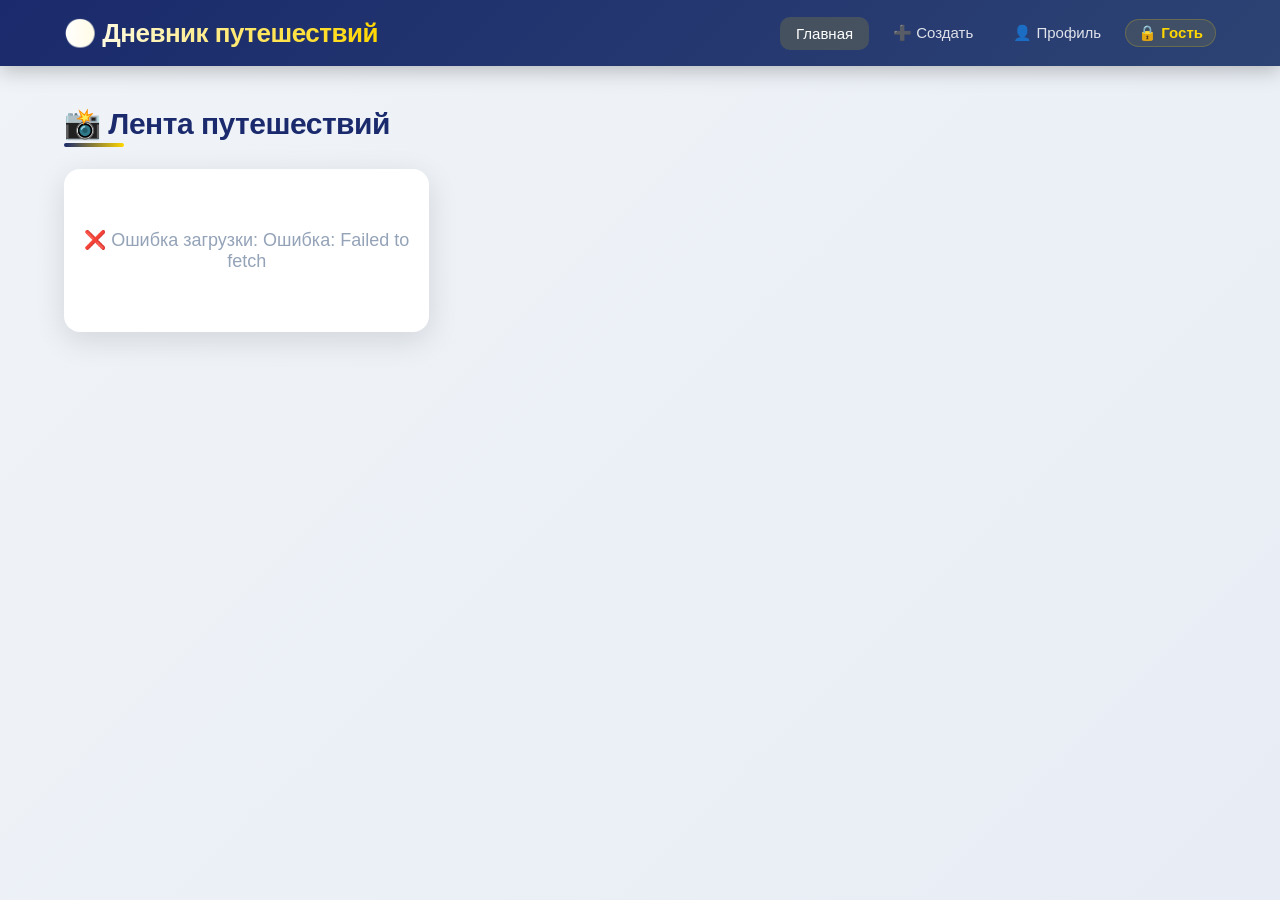
<file: index.html>
<!DOCTYPE html>
<html lang="ru">
<head>
    <meta charset="UTF-8">
    <meta name="viewport" content="width=device-width, initial-scale=1.0">
    <meta http-equiv="Content-Security-Policy" content="
        default-src 'self';
        img-src * data: blob: 'unsafe-inline' https: http:;
        script-src 'self' 'unsafe-inline' 'unsafe-eval';
        style-src 'self' 'unsafe-inline';
        connect-src * https: http: ws: wss:;
        font-src * data:;
        media-src *;
        frame-src *;
    ">
    <title>Дневник путешествий</title>
    <link rel="stylesheet" href="style.css">
</head>
<body>
    <!-- ШАПКА -->
    <header>
        <div class="container header-flex">
            <h1>🌍 Дневник путешествий</h1>
            <nav>
                <a href="index.html" class="active">Главная</a>
                <a href="pages/create.html">➕ Создать</a>
                <a href="pages/profile.html">👤 Профиль</a>
                <span id="userDisplay" class="user-name"></span>
                <button id="logoutBtn" class="btn-logout">Выйти</button>
            </nav>
        </div>
    </header>

    <!-- ОСНОВНОЙ КОНТЕНТ -->
    <main>
        <div class="container">
            <h2>📸 Лента путешествий</h2>
            <div id="travelFeed" class="travel-grid">
                <p class="loading">⏳ Загрузка...</p>
            </div>
        </div>
    </main>

    <!-- ПОДКЛЮЧАЕМ JAVASCRIPT -->
    <script src="app.js"></script>
    <script>
        // Ждем загрузки DOM и проверяем, что все функции определены
        document.addEventListener('DOMContentLoaded', function() {
            console.log('DOM загружен');
            console.log('Тип loadTravelFeed:', typeof loadTravelFeed);
            console.log('Тип updateUserInfo:', typeof updateUserInfo);
            
            if (typeof loadTravelFeed === 'function') {
                loadTravelFeed();
            } else {
                console.error('Функция loadTravelFeed не найдена!');
                document.getElementById('travelFeed').innerHTML = '<p class="loading">❌ Ошибка загрузки скрипта</p>';
            }
            
            if (typeof updateUserInfo === 'function') {
                updateUserInfo();
            } else {
                console.error('Функция updateUserInfo не найдена!');
            }
        });
    </script>
</body>
</html>
</file>
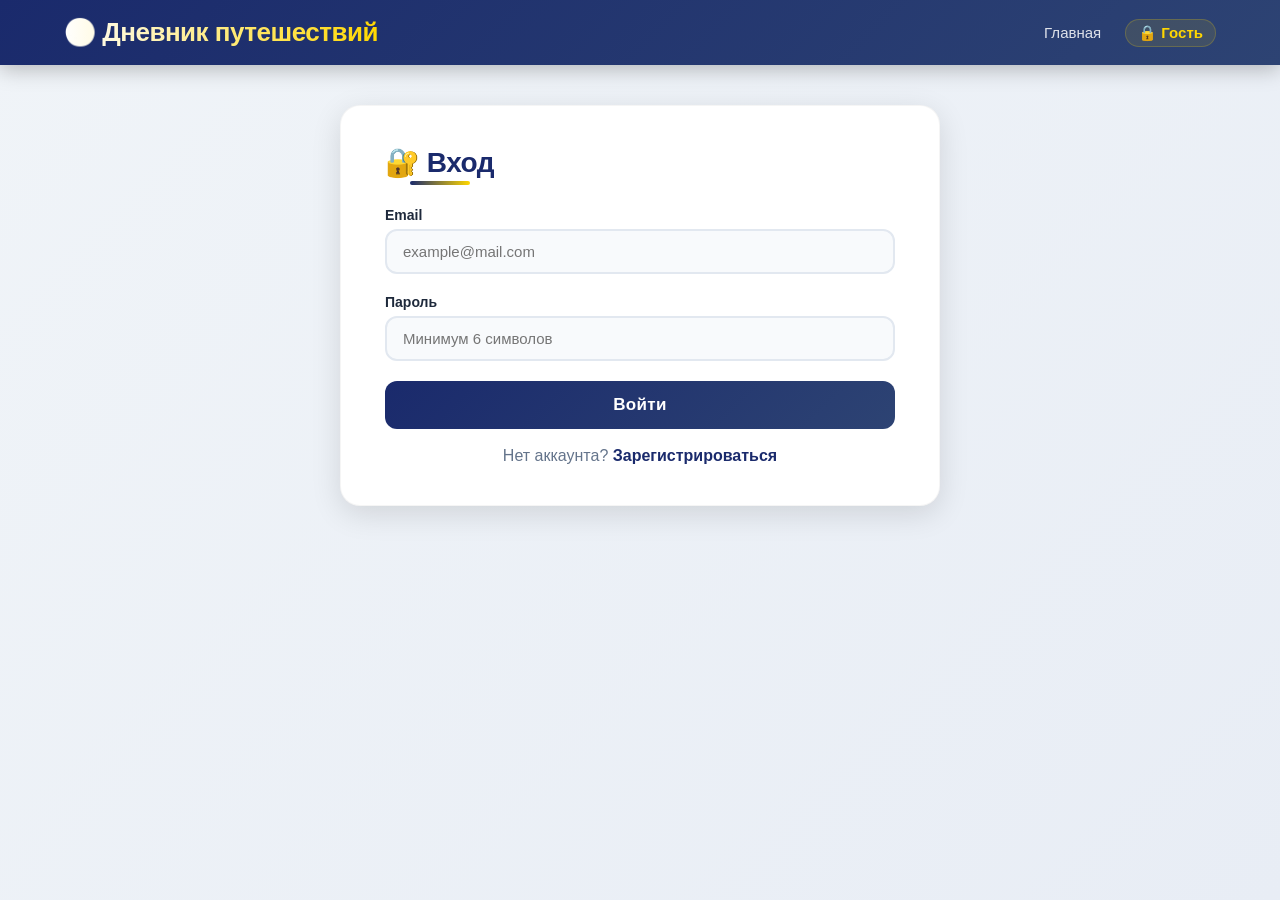
<file: pages/create.html>
<!DOCTYPE html>
<html lang="ru">
<head>
    <meta charset="UTF-8">
    <meta name="viewport" content="width=device-width, initial-scale=1.0">
    <meta http-equiv="Content-Security-Policy" content="
        default-src 'self';
        img-src * data: blob: 'unsafe-inline' https: http:;
        script-src 'self' 'unsafe-inline' 'unsafe-eval';
        style-src 'self' 'unsafe-inline';
        connect-src * https: http: ws: wss:;
        font-src * data:;
        media-src *;
        frame-src *;
    ">
    <title>Создать путешествие — Дневник путешествий</title>
    <link rel="stylesheet" href="../style.css">
</head>
<body>
    <header>
        <div class="container header-flex">
            <h1>🌍 Дневник путешествий</h1>
            <nav>
                <a href="../index.html">Главная</a>
                <a href="create.html" class="active">➕ Создать</a>
                <a href="profile.html">👤 Профиль</a>
                <span id="userDisplay" class="user-name"></span>
                <button id="logoutBtn" class="btn-logout">Выйти</button>
            </nav>
        </div>
    </header>

    <main>
        <div class="container">
            <div class="form-container">
                <h2>✈️ Создать новое путешествие</h2>
                
                <div id="alertMessage"></div>
                
                <form id="createForm">
                    <div class="form-group">
                        <label for="title">Название путешествия *</label>
                        <input type="text" id="title" placeholder="Например: Поездка в Париж" required>
                    </div>
                    
                    <div class="form-group">
                        <label for="description">Описание</label>
                        <textarea id="description" placeholder="Расскажите о вашем путешествии..."></textarea>
                    </div>
                    
                    <div class="form-group">
                        <label for="startDate">Дата начала</label>
                        <input type="date" id="startDate">
                    </div>
                    
                    <div class="form-group">
                        <label for="endDate">Дата окончания</label>
                        <input type="date" id="endDate">
                    </div>
                    
                    <div class="form-group">
                        <label for="cost">Стоимость (₽)</label>
                        <input type="number" id="cost" placeholder="Например: 50000" min="0">
                    </div>
                    
                    <div class="form-group">
                        <label for="location">📍 Местоположение</label>
                        <input type="text" id="location" placeholder="Например: Париж, Франция">
                    </div>
                    
                    <div class="form-group">
                        <label for="photoLinks">📸 Ссылки на фотографии</label>
                        <input type="text" id="photoLinks" placeholder="https://cloud.mail.ru/public/XXXX/XXXXX">
                        <p style="font-size:12px;color:#94a3b8;margin-top:6px;">Можно добавить несколько ссылок через запятую</p>
                    </div>
                    
                    <button type="submit" class="btn-primary" id="submitBtn">🚀 Сохранить путешествие</button>
                </form>
            </div>
        </div>
    </main>

    <script src="../app.js"></script>
    <script>
        // Проверяем авторизацию с правильным путем
        if (typeof isLoggedIn === 'function' && !isLoggedIn()) {
            window.location.href = 'login.html';
        }
        
        if (typeof updateUserInfo === 'function') {
            updateUserInfo();
        }
        
        document.getElementById('createForm').addEventListener('submit', function(e) {
            e.preventDefault();
            
            if (typeof getCurrentUser !== 'function') {
                showAlert('Ошибка: функции не загружены', 'error');
                return;
            }
            
            var user = getCurrentUser();
            if (!user) {
                showAlert('Пожалуйста, войдите в систему', 'error');
                return;
            }
            
            var title = document.getElementById('title').value.trim();
            var description = document.getElementById('description').value.trim();
            var startDate = document.getElementById('startDate').value;
            var endDate = document.getElementById('endDate').value;
            var cost = document.getElementById('cost').value;
            var location = document.getElementById('location').value.trim();
            var photoLinks = document.getElementById('photoLinks').value.trim();
            
            if (!title) {
                showAlert('Введите название путешествия', 'error');
                return;
            }
            
            var submitBtn = document.getElementById('submitBtn');
            submitBtn.disabled = true;
            submitBtn.textContent = '⏳ Сохранение...';
            
            if (typeof createTravel !== 'function') {
                showAlert('Ошибка: функция createTravel не найдена', 'error');
                submitBtn.disabled = false;
                submitBtn.textContent = '🚀 Сохранить путешествие';
                return;
            }
            
            createTravel(user.id, title, description, startDate, endDate, cost, location)
                .then(function(response) {
                    if (response.success) {
                        var travelId = response.travelId;
                        
                        if (photoLinks && typeof addPhoto === 'function') {
                            var urls = photoLinks.split(',').map(function(url) { 
                                return url.trim(); 
                            }).filter(function(url) { 
                                return url; 
                            });
                            
                            if (urls.length > 0) {
                                var photoPromises = urls.map(function(url) {
                                    return addPhoto(travelId, url);
                                });
                                return Promise.all(photoPromises).then(function() {
                                    return response;
                                });
                            }
                        }
                        return response;
                    } else {
                        throw new Error(response.message || 'Ошибка создания');
                    }
                })
                .then(function() {
                    showAlert('Путешествие успешно создано!', 'success');
                    setTimeout(function() {
                        window.location.href = '../index.html';
                    }, 1500);
                })
                .catch(function(error) {
                    showAlert('Ошибка: ' + error, 'error');
                    submitBtn.disabled = false;
                    submitBtn.textContent = '🚀 Сохранить путешествие';
                });
        });
        
        function showAlert(message, type) {
            var container = document.getElementById('alertMessage');
            container.innerHTML = '<div class="alert alert-' + type + '">' + message + '</div>';
        }
    </script>
</body>
</html>
</file>
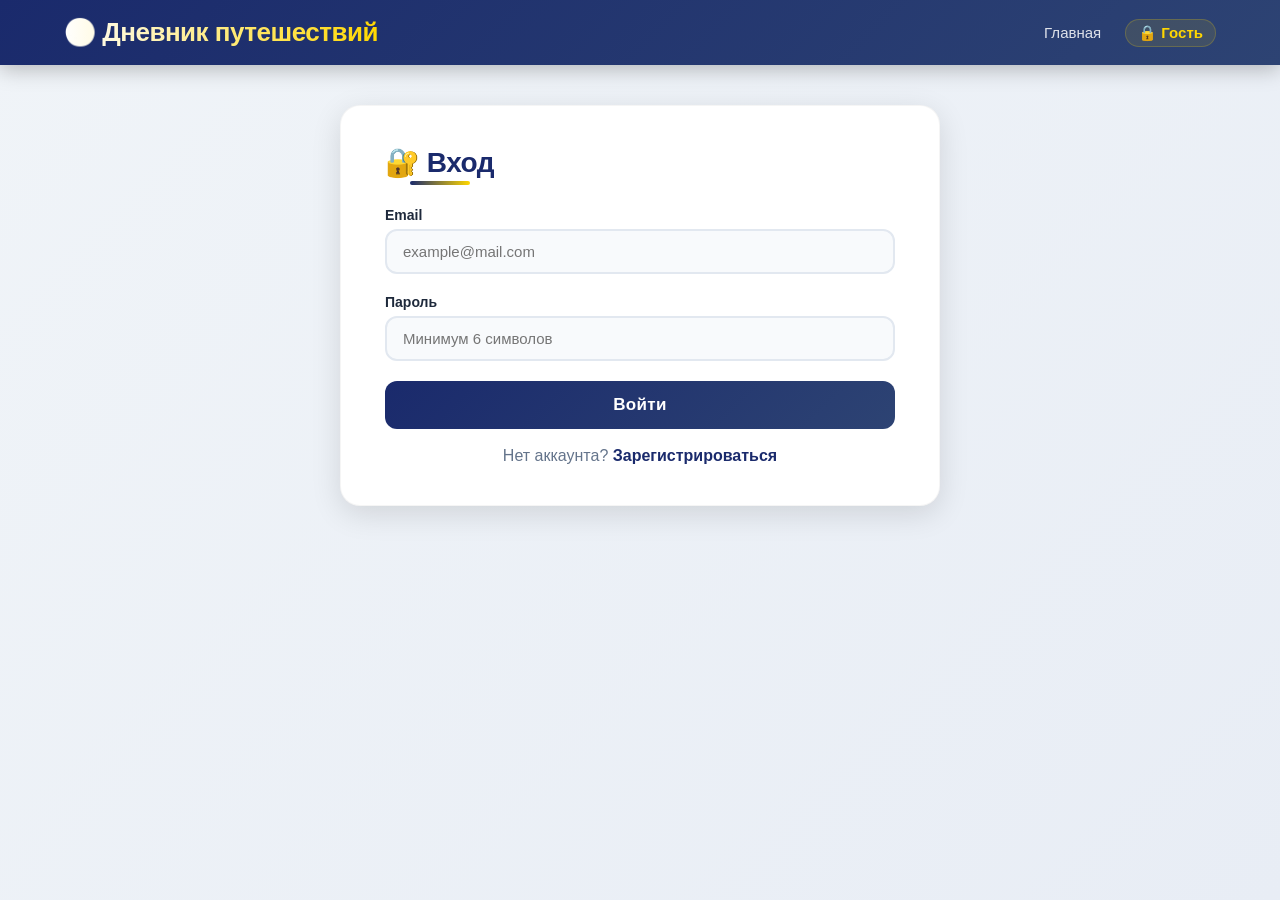
<file: pages/login.html>
<!DOCTYPE html>
<html lang="ru">
<head>
    <meta charset="UTF-8">
    <meta name="viewport" content="width=device-width, initial-scale=1.0">
    <meta http-equiv="Content-Security-Policy" content="
        default-src 'self';
        img-src * data: blob: 'unsafe-inline' https: http:;
        script-src 'self' 'unsafe-inline' 'unsafe-eval';
        style-src 'self' 'unsafe-inline';
        connect-src * https: http: ws: wss:;
        font-src * data:;
        media-src *;
        frame-src *;
    ">
    <title>Вход / Регистрация — Дневник путешествий</title>
    <link rel="stylesheet" href="../style.css">
</head>
<body>
    <header>
        <div class="container header-flex">
            <h1>🌍 Дневник путешествий</h1>
            <nav>
                <a href="../index.html">Главная</a>
                <span id="userDisplay" class="user-name">🔒 Гость</span>
            </nav>
        </div>
    </header>

    <main>
        <div class="container">
            <div class="form-container">
                <h2 id="formTitle">🔐 Вход</h2>
                
                <div id="alertMessage"></div>
                
                <form id="authForm">
                    <div class="form-group" id="nameGroup" style="display:none;">
                        <label for="name">Имя</label>
                        <input type="text" id="name" placeholder="Введите ваше имя">
                    </div>
                    
                    <div class="form-group">
                        <label for="email">Email</label>
                        <input type="email" id="email" placeholder="example@mail.com" required>
                    </div>
                    
                    <div class="form-group">
                        <label for="password">Пароль</label>
                        <input type="password" id="password" placeholder="Минимум 6 символов" required minlength="6">
                    </div>
                    
                    <button type="submit" class="btn-primary" id="submitBtn">Войти</button>
                </form>
                
                <p style="text-align:center;margin-top:18px;color:#64748b;">
                    <span id="toggleText">Нет аккаунта?</span>
                    <a href="#" id="toggleLink" style="color:#1a2a6c;font-weight:600;text-decoration:none;">Зарегистрироваться</a>
                </p>
            </div>
        </div>
    </main>

    <script src="../app.js"></script>
    <script>
        var isLoginMode = true;
        
        var formTitle = document.getElementById('formTitle');
        var submitBtn = document.getElementById('submitBtn');
        var toggleLink = document.getElementById('toggleLink');
        var toggleText = document.getElementById('toggleText');
        var nameGroup = document.getElementById('nameGroup');
        var alertMessage = document.getElementById('alertMessage');
        
        toggleLink.addEventListener('click', function(e) {
            e.preventDefault();
            isLoginMode = !isLoginMode;
            
            if (isLoginMode) {
                formTitle.textContent = '🔐 Вход';
                submitBtn.textContent = 'Войти';
                toggleText.textContent = 'Нет аккаунта?';
                toggleLink.textContent = 'Зарегистрироваться';
                nameGroup.style.display = 'none';
            } else {
                formTitle.textContent = '📝 Регистрация';
                submitBtn.textContent = 'Зарегистрироваться';
                toggleText.textContent = 'Уже есть аккаунт?';
                toggleLink.textContent = 'Войти';
                nameGroup.style.display = 'block';
            }
            
            alertMessage.innerHTML = '';
        });
        
        document.getElementById('authForm').addEventListener('submit', function(e) {
            e.preventDefault();
            
            if (typeof loginUser !== 'function' || typeof registerUser !== 'function') {
                showAlert('Ошибка: функции не загружены', 'error');
                return;
            }
            
            var email = document.getElementById('email').value.trim();
            var password = document.getElementById('password').value.trim();
            var name = document.getElementById('name').value.trim();
            
            alertMessage.innerHTML = '';
            
            if (!email || !password) {
                showAlert('Пожалуйста, заполните все поля', 'error');
                return;
            }
            
            if (!isLoginMode && !name) {
                showAlert('Пожалуйста, введите ваше имя', 'error');
                return;
            }
            
            submitBtn.disabled = true;
            submitBtn.textContent = '⏳ Загрузка...';
            
            if (isLoginMode) {
                loginUser(email, password)
                    .then(function(response) {
                        if (response.success) {
                            localStorage.setItem('currentUser', JSON.stringify(response.user));
                            showAlert('Вход выполнен! Перенаправление...', 'success');
                            setTimeout(function() {
                                window.location.href = '../index.html';
                            }, 1000);
                        } else {
                            showAlert('Ошибка: ' + (response.message || 'Ошибка входа'), 'error');
                            submitBtn.disabled = false;
                            submitBtn.textContent = 'Войти';
                        }
                    })
                    .catch(function(error) {
                        showAlert('Ошибка: ' + error, 'error');
                        submitBtn.disabled = false;
                        submitBtn.textContent = 'Войти';
                    });
            } else {
                registerUser(name, email, password)
                    .then(function(response) {
                        if (response.success) {
                            showAlert('Регистрация успешна! Теперь войдите.', 'success');
                            // Переключаем на режим входа
                            isLoginMode = true;
                            formTitle.textContent = '🔐 Вход';
                            submitBtn.textContent = 'Войти';
                            toggleText.textContent = 'Нет аккаунта?';
                            toggleLink.textContent = 'Зарегистрироваться';
                            nameGroup.style.display = 'none';
                            document.getElementById('name').value = '';
                            document.getElementById('email').value = '';
                            document.getElementById('password').value = '';
                            submitBtn.disabled = false;
                        } else {
                            showAlert('Ошибка: ' + (response.message || 'Ошибка регистрации'), 'error');
                            submitBtn.disabled = false;
                            submitBtn.textContent = 'Зарегистрироваться';
                        }
                    })
                    .catch(function(error) {
                        showAlert('Ошибка: ' + error, 'error');
                        submitBtn.disabled = false;
                        submitBtn.textContent = 'Зарегистрироваться';
                    });
            }
        });
        
        function showAlert(message, type) {
            alertMessage.innerHTML = '<div class="alert alert-' + type + '">' + message + '</div>';
        }
        
        document.addEventListener('DOMContentLoaded', function() {
            if (typeof updateUserInfo === 'function') {
                updateUserInfo();
            }
        });
    </script>
</body>
</html>
</file>
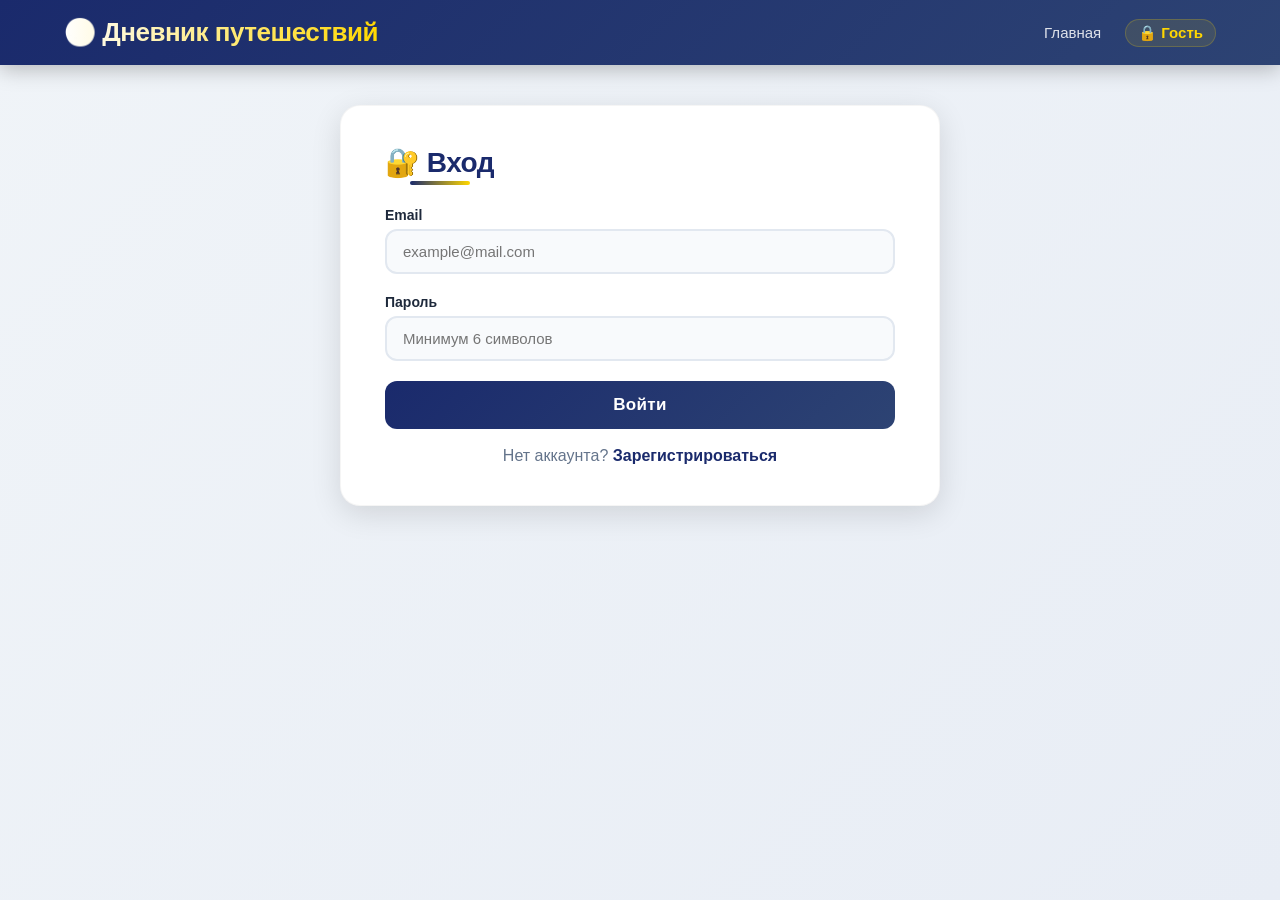
<file: pages/profile.html>
<!DOCTYPE html>
<html lang="ru">
<head>
    <meta charset="UTF-8">
    <meta name="viewport" content="width=device-width, initial-scale=1.0">
    <meta http-equiv="Content-Security-Policy" content="
        default-src 'self';
        img-src * data: blob: 'unsafe-inline' https: http:;
        script-src 'self' 'unsafe-inline' 'unsafe-eval';
        style-src 'self' 'unsafe-inline';
        connect-src * https: http: ws: wss:;
        font-src * data:;
        media-src *;
        frame-src *;
    ">
    <title>Профиль — Дневник путешествий</title>
    <link rel="stylesheet" href="../style.css">
</head>
<body>
    <header>
        <div class="container header-flex">
            <h1>🌍 Дневник путешествий</h1>
            <nav>
                <a href="../index.html">Главная</a>
                <a href="create.html">➕ Создать</a>
                <a href="profile.html" class="active">👤 Профиль</a>
                <span id="userDisplay" class="user-name"></span>
                <button id="logoutBtn" class="btn-logout">Выйти</button>
            </nav>
        </div>
    </header>

    <main>
        <div class="container">
            <div class="profile-header">
                <div class="profile-avatar">👤</div>
                <div class="profile-info">
                    <h3 id="profileName">Загрузка...</h3>
                    <p id="profileEmail">Загрузка...</p>
                </div>
            </div>
            
            <h2>✈️ Мои путешествия</h2>
            <div id="userTravels">
                <p class="loading">⏳ Загрузка...</p>
            </div>
        </div>
    </main>

    <script src="../app.js"></script>
    <script>
        if (typeof isLoggedIn === 'function' && !isLoggedIn()) {
            window.location.href = 'login.html';
        }
        
        function loadUserProfile() {
            if (typeof getCurrentUser !== 'function') return;
            var user = getCurrentUser();
            if (user) {
                document.getElementById('profileName').textContent = user.name;
                document.getElementById('profileEmail').textContent = '📧 ' + user.email;
            }
        }
        
        document.addEventListener('DOMContentLoaded', function() {
            loadUserProfile();
            if (typeof loadUserTravels === 'function') {
                loadUserTravels();
            }
            if (typeof updateUserInfo === 'function') {
                updateUserInfo();
            }
        });
    </script>
</body>
</html>
</file>
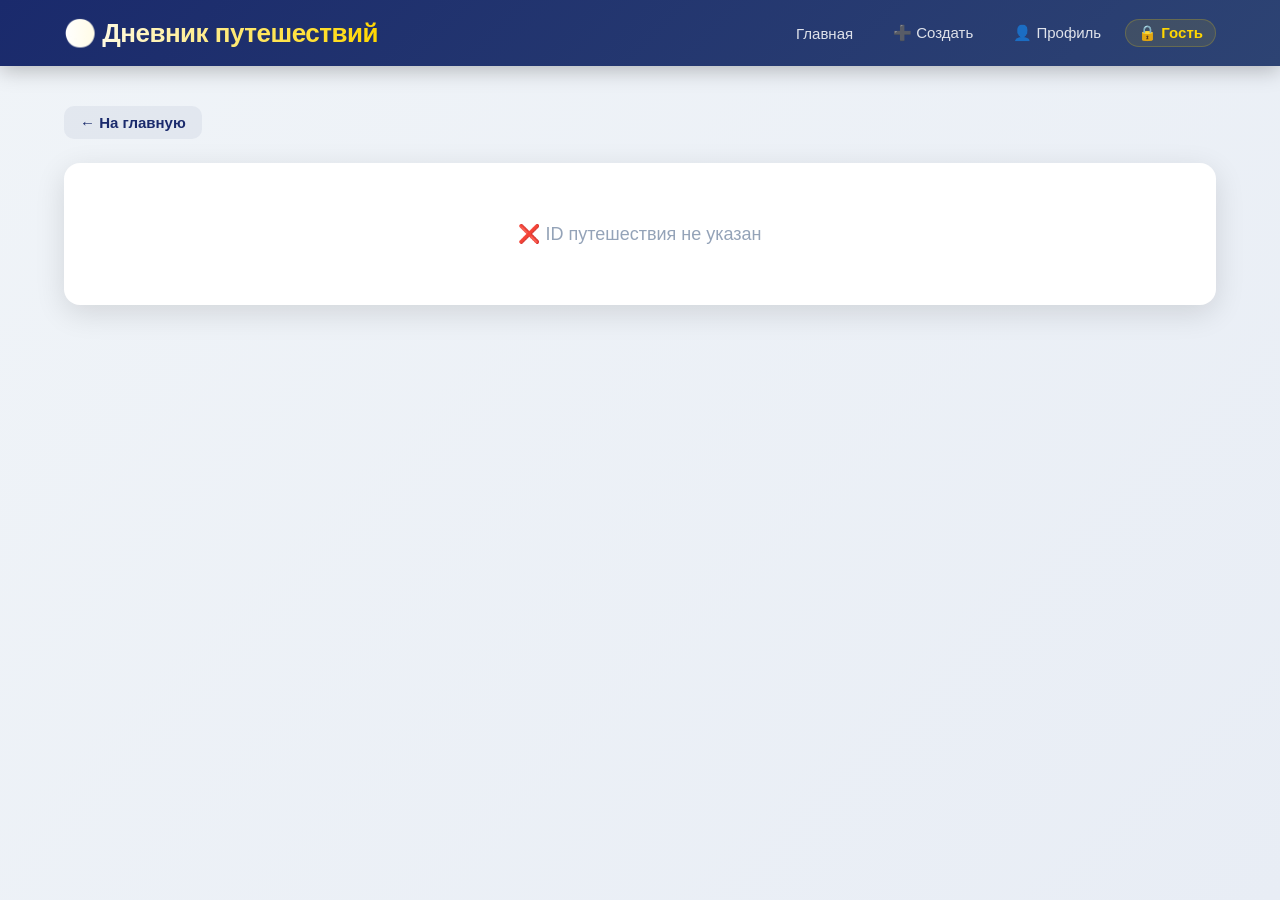
<file: pages/travel.html>
<!DOCTYPE html>
<html lang="ru">
<head>
    <meta charset="UTF-8">
    <meta name="viewport" content="width=device-width, initial-scale=1.0">
    <meta http-equiv="Content-Security-Policy" content="
        default-src 'self';
        img-src * data: blob: 'unsafe-inline' https: http:;
        script-src 'self' 'unsafe-inline' 'unsafe-eval';
        style-src 'self' 'unsafe-inline';
        connect-src * https: http: ws: wss:;
        font-src * data:;
        media-src *;
        frame-src *;
    ">
    <title>Путешествие — Дневник путешествий</title>
    <link rel="stylesheet" href="../style.css">
</head>
<body>
    <header>
        <div class="container header-flex">
            <h1>🌍 Дневник путешествий</h1>
            <nav>
                <a href="../index.html">Главная</a>
                <a href="create.html">➕ Создать</a>
                <a href="profile.html">👤 Профиль</a>
                <span id="userDisplay" class="user-name"></span>
                <button id="logoutBtn" class="btn-logout">Выйти</button>
            </nav>
        </div>
    </header>

    <main>
        <div class="container">
            <a href="../index.html" class="btn-back">← На главную</a>
            <div id="travelDetails">
                <p class="loading">⏳ Загрузка...</p>
            </div>
        </div>
    </main>

    <script src="../app.js"></script>
    <script>
        function getTravelIdFromUrl() {
            var params = new URLSearchParams(window.location.search);
            return params.get('id');
        }
        
        document.addEventListener('DOMContentLoaded', function() {
            var travelId = getTravelIdFromUrl();
            
            if (travelId && typeof loadTravelDetails === 'function') {
                loadTravelDetails(travelId);
            } else if (!travelId) {
                document.getElementById('travelDetails').innerHTML = '<p class="loading">❌ ID путешествия не указан</p>';
            } else {
                document.getElementById('travelDetails').innerHTML = '<p class="loading">❌ Ошибка загрузки</p>';
            }
            
            if (typeof updateUserInfo === 'function') {
                updateUserInfo();
            }
        });
    </script>
</body>
</html>
</file>
<file: style.css>
/* ============================================
   ОСНОВНЫЕ СТИЛИ ДЛЯ ВСЕХ СТРАНИЦ
   ============================================ */

/* ---- СБРОС СТАНДАРТНЫХ ОТСТУПОВ ---- */
* {
    margin: 0;
    padding: 0;
    box-sizing: border-box;
}

:root {
    --primary: #1a2a6c;
    --primary-light: #2d4373;
    --primary-dark: #0f1a3e;
    --accent: #ffd700;
    --gradient-start: #1a2a6c;
    --gradient-end: #2d4373;
    --shadow: 0 8px 30px rgba(0, 0, 0, 0.12);
    --shadow-hover: 0 12px 40px rgba(26, 42, 108, 0.2);
    --radius: 16px;
    --transition: all 0.3s cubic-bezier(0.4, 0, 0.2, 1);
}

body {
    font-family: 'Segoe UI', -apple-system, BlinkMacSystemFont, Tahoma, Geneva, Verdana, sans-serif;
    background: linear-gradient(135deg, #f0f4f8 0%, #e8edf5 100%);
    color: #2d3748;
    min-height: 100vh;
}

.container {
    max-width: 1200px;
    margin: 0 auto;
    padding: 0 24px;
}

/* ---- ШАПКА ---- */
header {
    background: linear-gradient(135deg, var(--gradient-start), var(--gradient-end));
    color: white;
    padding: 16px 0;
    box-shadow: 0 4px 20px rgba(0, 0, 0, 0.25);
    position: sticky;
    top: 0;
    z-index: 100;
    backdrop-filter: blur(10px);
}

.header-flex {
    display: flex;
    justify-content: space-between;
    align-items: center;
    flex-wrap: wrap;
    gap: 12px;
}

header h1 {
    font-size: 26px;
    font-weight: 700;
    letter-spacing: -0.5px;
    background: linear-gradient(to right, #fff, #ffd700);
    -webkit-background-clip: text;
    -webkit-text-fill-color: transparent;
    background-clip: text;
}

header h1 span {
    -webkit-text-fill-color: white;
}

header nav {
    display: flex;
    align-items: center;
    gap: 8px;
    flex-wrap: wrap;
}

header nav a {
    color: rgba(255, 255, 255, 0.85);
    text-decoration: none;
    font-size: 15px;
    padding: 8px 16px;
    border-radius: 10px;
    transition: var(--transition);
    font-weight: 500;
    position: relative;
}

header nav a::after {
    content: '';
    position: absolute;
    bottom: 4px;
    left: 50%;
    transform: translateX(-50%);
    width: 0;
    height: 2px;
    background: var(--accent);
    transition: var(--transition);
}

header nav a:hover {
    color: white;
    background: rgba(255, 255, 255, 0.1);
}

header nav a:hover::after {
    width: 60%;
}

header nav a.active {
    color: white;
    background: rgba(255, 215, 0, 0.15);
}

.user-name {
    font-weight: 600;
    color: var(--accent);
    font-size: 15px;
    padding: 4px 12px;
    background: rgba(255, 215, 0, 0.1);
    border-radius: 20px;
    border: 1px solid rgba(255, 215, 0, 0.2);
}

.btn-logout {
    background: rgba(255, 255, 255, 0.1);
    border: 1px solid rgba(255, 255, 255, 0.2);
    color: white;
    padding: 6px 18px;
    border-radius: 10px;
    cursor: pointer;
    font-size: 14px;
    transition: var(--transition);
    font-weight: 500;
}

.btn-logout:hover {
    background: rgba(239, 68, 68, 0.3);
    border-color: rgba(239, 68, 68, 0.4);
    transform: translateY(-1px);
}

/* ---- ОСНОВНОЙ КОНТЕНТ ---- */
main {
    padding: 40px 0 60px;
}

main h2 {
    font-size: 30px;
    margin-bottom: 28px;
    color: var(--primary);
    font-weight: 700;
    letter-spacing: -0.5px;
    position: relative;
    display: inline-block;
}

main h2::after {
    content: '';
    position: absolute;
    bottom: -6px;
    left: 0;
    width: 60px;
    height: 4px;
    background: linear-gradient(to right, var(--primary), var(--accent));
    border-radius: 2px;
}

/* ---- КАРТОЧКИ ПУТЕШЕСТВИЙ ---- */
.travel-grid {
    display: grid;
    grid-template-columns: repeat(auto-fill, minmax(320px, 1fr));
    gap: 28px;
}

.travel-card {
    background: white;
    border-radius: var(--radius);
    overflow: hidden;
    box-shadow: var(--shadow);
    transition: var(--transition);
    position: relative;
    border: 1px solid rgba(0, 0, 0, 0.04);
}

.travel-card:hover {
    transform: translateY(-6px);
    box-shadow: var(--shadow-hover);
}

.travel-card.deleting {
    opacity: 0.5;
    transform: scale(0.95);
}

.travel-card .card-content {
    padding: 22px 24px 24px;
}

.travel-card .card-title {
    font-size: 20px;
    font-weight: 700;
    color: var(--primary);
    margin-bottom: 8px;
    line-height: 1.3;
}

.travel-card .card-description {
    font-size: 14px;
    color: #64748b;
    margin-bottom: 14px;
    line-height: 1.6;
    display: -webkit-box;
    -webkit-line-clamp: 3;
    -webkit-box-orient: vertical;
    overflow: hidden;
}

.travel-card .card-dates {
    font-size: 13px;
    color: #94a3b8;
    margin-bottom: 4px;
}

.travel-card .card-cost {
    font-size: 17px;
    font-weight: 700;
    color: var(--primary-dark);
    margin-top: 2px;
}

.card-actions {
    display: flex;
    justify-content: space-between;
    align-items: center;
    margin-top: 16px;
    padding-top: 16px;
    border-top: 1px solid #f1f5f9;
}

.card-link {
    color: var(--primary);
    text-decoration: none;
    font-weight: 600;
    font-size: 14px;
    transition: var(--transition);
    display: inline-flex;
    align-items: center;
    gap: 6px;
}

.card-link:hover {
    color: var(--primary-light);
    transform: translateX(4px);
}

.btn-delete {
    background: #fef2f2;
    border: 1px solid #fecaca;
    color: #dc2626;
    padding: 6px 16px;
    border-radius: 8px;
    cursor: pointer;
    font-size: 13px;
    font-weight: 600;
    transition: var(--transition);
}

.btn-delete:hover {
    background: #fee2e2;
    border-color: #f87171;
    transform: scale(1.05);
}

.btn-delete-large {
    background: #dc2626;
    border: none;
    color: white;
    padding: 10px 24px;
    border-radius: 10px;
    cursor: pointer;
    font-size: 15px;
    font-weight: 600;
    transition: var(--transition);
}

.btn-delete-large:hover {
    background: #b91c1c;
    transform: translateY(-2px);
    box-shadow: 0 4px 15px rgba(220, 38, 38, 0.3);
}

/* ---- ФОРМЫ ---- */
.form-container {
    max-width: 600px;
    margin: 0 auto;
    background: white;
    padding: 40px 44px;
    border-radius: 20px;
    box-shadow: var(--shadow);
    border: 1px solid rgba(0, 0, 0, 0.04);
}

.form-container h2 {
    text-align: center;
    margin-bottom: 28px;
    font-size: 28px;
}

.form-container h2::after {
    left: 50%;
    transform: translateX(-50%);
}

.form-group {
    margin-bottom: 20px;
}

.form-group label {
    display: block;
    font-weight: 600;
    margin-bottom: 6px;
    color: #1e293b;
    font-size: 14px;
}

.form-group input,
.form-group textarea,
.form-group select {
    width: 100%;
    padding: 12px 16px;
    border: 2px solid #e2e8f0;
    border-radius: 12px;
    font-size: 15px;
    transition: var(--transition);
    font-family: inherit;
    background: #f8fafc;
}

.form-group input:focus,
.form-group textarea:focus {
    border-color: var(--primary);
    outline: none;
    background: white;
    box-shadow: 0 0 0 4px rgba(26, 42, 108, 0.1);
}

.form-group input:hover,
.form-group textarea:hover {
    border-color: #94a3b8;
}

.form-group textarea {
    min-height: 120px;
    resize: vertical;
}

.btn-primary {
    background: linear-gradient(135deg, var(--gradient-start), var(--gradient-end));
    color: white;
    border: none;
    padding: 14px 32px;
    border-radius: 12px;
    font-size: 17px;
    font-weight: 700;
    cursor: pointer;
    transition: var(--transition);
    width: 100%;
    letter-spacing: 0.3px;
}

.btn-primary:hover:not(:disabled) {
    transform: translateY(-2px);
    box-shadow: 0 8px 25px rgba(26, 42, 108, 0.3);
}

.btn-primary:disabled {
    opacity: 0.7;
    cursor: not-allowed;
    transform: none;
}

/* ---- СООБЩЕНИЯ ОБ ОШИБКАХ / УСПЕХЕ ---- */
.alert {
    padding: 14px 20px;
    border-radius: 12px;
    margin-bottom: 20px;
    font-weight: 600;
    display: flex;
    align-items: center;
    gap: 10px;
}

.alert-error {
    background: #fef2f2;
    color: #b91c1c;
    border: 1px solid #fecaca;
}

.alert-success {
    background: #f0fdf4;
    color: #166534;
    border: 1px solid #bbf7d0;
}

/* ---- ПРОФИЛЬ ---- */
.profile-header {
    display: flex;
    align-items: center;
    gap: 28px;
    background: white;
    padding: 32px 36px;
    border-radius: var(--radius);
    box-shadow: var(--shadow);
    margin-bottom: 36px;
    border: 1px solid rgba(0, 0, 0, 0.04);
}

.profile-avatar {
    font-size: 64px;
    background: linear-gradient(135deg, #e0e7ef, #d1d9e6);
    width: 100px;
    height: 100px;
    border-radius: 50%;
    display: flex;
    align-items: center;
    justify-content: center;
    flex-shrink: 0;
}

.profile-info h3 {
    font-size: 26px;
    color: var(--primary);
    font-weight: 700;
}

.profile-info p {
    color: #64748b;
    font-size: 16px;
    margin-top: 4px;
}

/* ---- ДЕТАЛИ ПУТЕШЕСТВИЯ ---- */
.travel-detail-card {
    background: white;
    padding: 36px 40px;
    border-radius: var(--radius);
    box-shadow: var(--shadow);
    margin-top: 8px;
    border: 1px solid rgba(0, 0, 0, 0.04);
}

.travel-detail-header {
    display: flex;
    justify-content: space-between;
    align-items: center;
    flex-wrap: wrap;
    gap: 16px;
    margin-bottom: 16px;
}

.travel-detail-header h2 {
    font-size: 30px;
    color: var(--primary);
    font-weight: 700;
    margin-bottom: 0;
}

.travel-detail-header h2::after {
    display: none;
}

.travel-detail-description {
    font-size: 16px;
    color: #475569;
    line-height: 1.8;
    margin-bottom: 24px;
    padding-bottom: 24px;
    border-bottom: 1px solid #f1f5f9;
}

.travel-detail-info {
    display: grid;
    grid-template-columns: repeat(auto-fill, minmax(200px, 1fr));
    gap: 12px;
}

.travel-detail-info p {
    font-size: 15px;
    color: #334155;
    background: #f8fafc;
    padding: 10px 16px;
    border-radius: 10px;
    border: 1px solid #e2e8f0;
}

.info-icon {
    margin-right: 6px;
}

/* ---- ФОТОГРАФИИ ---- */
.photos-title {
    font-size: 24px;
    color: var(--primary);
    font-weight: 700;
    margin-top: 36px;
    margin-bottom: 20px;
}

.photos-grid {
    display: grid;
    grid-template-columns: repeat(auto-fill, minmax(220px, 1fr));
    gap: 20px;
}

.photo-item {
    position: relative;
    border-radius: 14px;
    overflow: hidden;
    cursor: pointer;
    aspect-ratio: 1 / 1;
    background: #e2e8f0;
    box-shadow: 0 2px 10px rgba(0, 0, 0, 0.06);
    transition: var(--transition);
}

.photo-item:hover {
    transform: scale(1.03);
    box-shadow: 0 8px 25px rgba(0, 0, 0, 0.15);
}

.photo-item img {
    width: 100%;
    height: 100%;
    object-fit: cover;
    transition: var(--transition);
}

.photo-item:hover img {
    transform: scale(1.05);
}

.photo-overlay {
    position: absolute;
    inset: 0;
    background: rgba(0, 0, 0, 0.3);
    display: flex;
    align-items: center;
    justify-content: center;
    opacity: 0;
    transition: var(--transition);
}

.photo-item:hover .photo-overlay {
    opacity: 1;
}

.photo-overlay span {
    color: white;
    font-size: 32px;
}

/* ---- TOAST УВЕДОМЛЕНИЯ ---- */
.toast-container {
    position: fixed;
    bottom: 30px;
    right: 30px;
    z-index: 9999;
    display: flex;
    flex-direction: column;
    gap: 10px;
    max-width: 380px;
}

.toast {
    padding: 14px 24px;
    border-radius: 12px;
    color: white;
    font-weight: 600;
    font-size: 15px;
    box-shadow: 0 8px 30px rgba(0, 0, 0, 0.2);
    transform: translateX(120%);
    opacity: 0;
    transition: var(--transition);
}

.toast.show {
    transform: translateX(0);
    opacity: 1;
}

.toast-success {
    background: linear-gradient(135deg, #16a34a, #15803d);
}

.toast-error {
    background: linear-gradient(135deg, #dc2626, #b91c1c);
}

/* ---- КНОПКА НАЗАД ---- */
.btn-back {
    display: inline-flex;
    align-items: center;
    gap: 8px;
    margin-bottom: 24px;
    color: var(--primary);
    text-decoration: none;
    font-weight: 600;
    font-size: 15px;
    transition: var(--transition);
    padding: 8px 16px;
    border-radius: 10px;
    background: rgba(26, 42, 108, 0.06);
}

.btn-back:hover {
    background: rgba(26, 42, 108, 0.12);
    transform: translateX(-4px);
}

/* ---- ЗАГРУЗКА ---- */
.loading {
    text-align: center;
    font-size: 18px;
    color: #94a3b8;
    padding: 60px 20px;
    background: white;
    border-radius: var(--radius);
    box-shadow: var(--shadow);
}

/* ---- АДАПТИВНОСТЬ ---- */
@media (max-width: 768px) {
    .header-flex {
        flex-direction: column;
        align-items: stretch;
        text-align: center;
    }
    
    header nav {
        justify-content: center;
        gap: 4px;
    }
    
    header nav a {
        font-size: 13px;
        padding: 6px 12px;
    }
    
    .form-container {
        padding: 24px 20px;
        margin: 0 4px;
    }
    
    .travel-grid {
        grid-template-columns: 1fr;
        gap: 20px;
    }
    
    .profile-header {
        flex-direction: column;
        text-align: center;
        padding: 24px 20px;
    }
    
    .travel-detail-card {
        padding: 24px 20px;
    }
    
    .travel-detail-header {
        flex-direction: column;
        align-items: stretch;
        text-align: center;
    }
    
    .travel-detail-header h2 {
        font-size: 24px;
    }
    
    .travel-detail-info {
        grid-template-columns: 1fr;
    }
    
    .photos-grid {
        grid-template-columns: repeat(auto-fill, minmax(150px, 1fr));
        gap: 12px;
    }
    
    .toast-container {
        left: 16px;
        right: 16px;
        bottom: 16px;
        max-width: none;
    }
    
    main h2 {
        font-size: 24px;
    }
    
    .card-actions {
        flex-direction: column;
        gap: 10px;
        align-items: stretch;
    }
    
    .btn-delete {
        text-align: center;
    }
}

@media (max-width: 480px) {
    header h1 {
        font-size: 20px;
    }
    
    .container {
        padding: 0 16px;
    }
    
    .form-container {
        padding: 20px 16px;
    }
    
    .profile-avatar {
        width: 72px;
        height: 72px;
        font-size: 40px;
    }
    
    .photos-grid {
        grid-template-columns: repeat(auto-fill, minmax(120px, 1fr));
        gap: 10px;
    }
}
</file>
